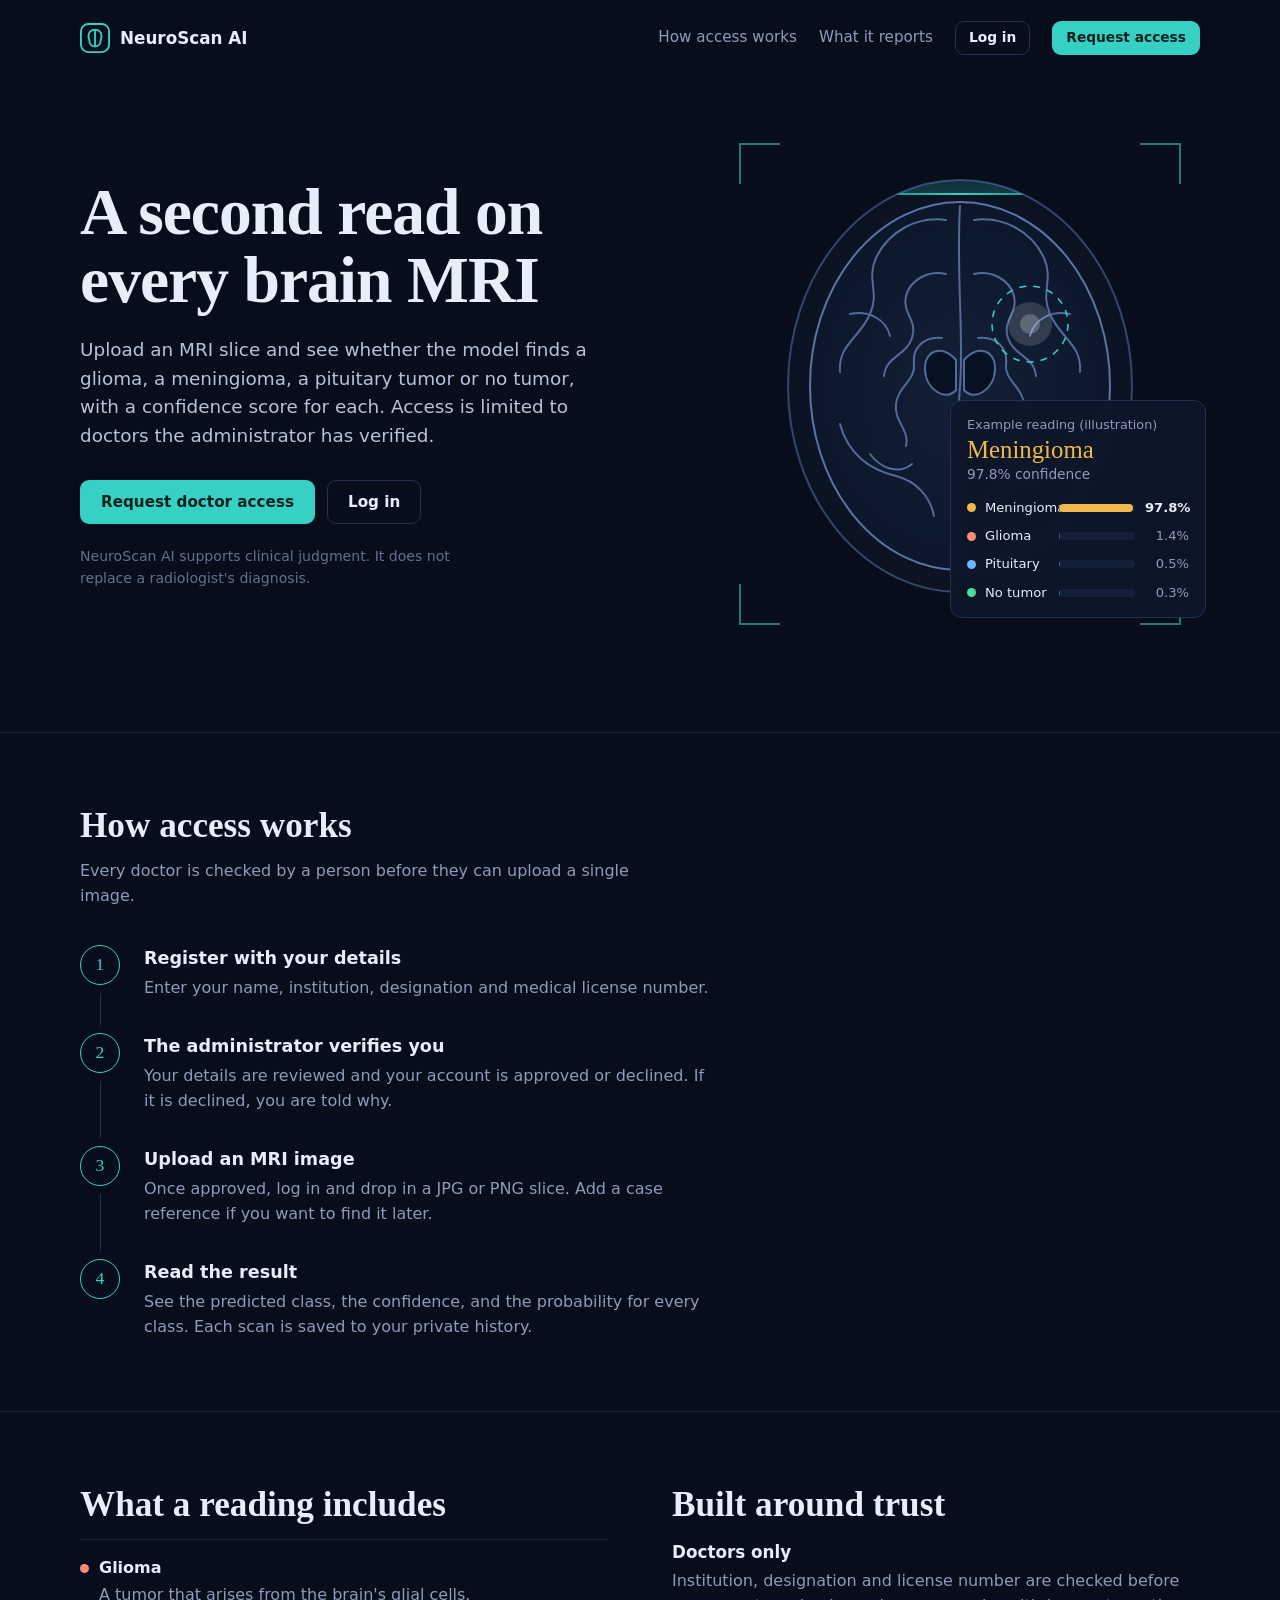
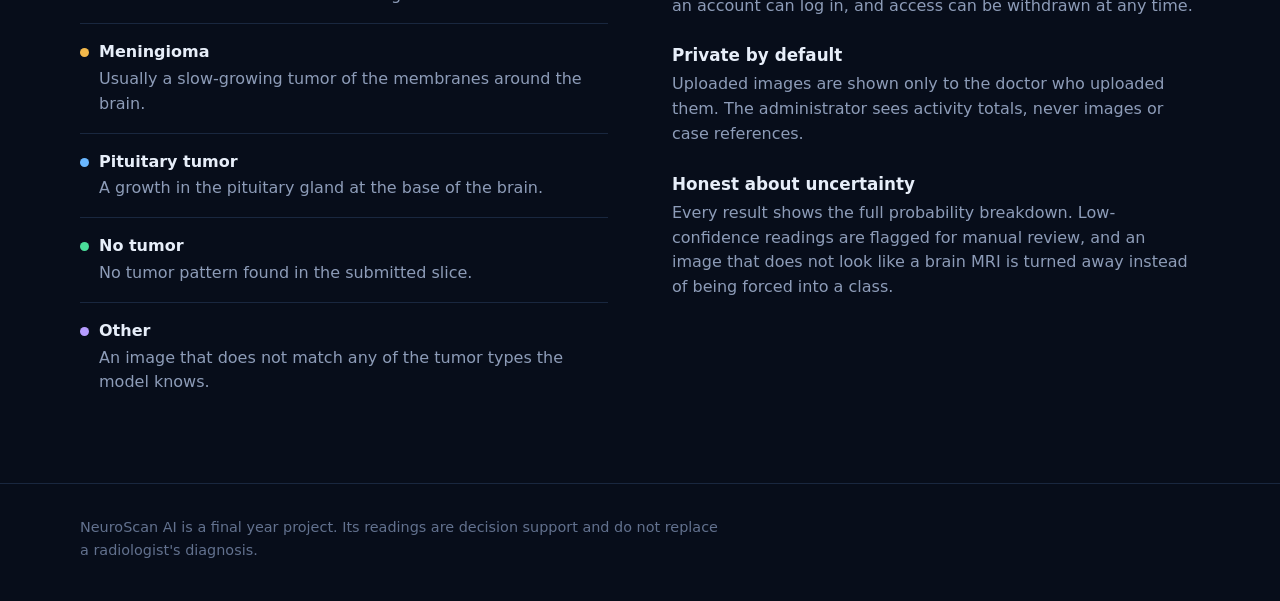
<file: templates/index.html>
<!DOCTYPE html>
<html lang="en">
<head>
  <meta charset="utf-8">
  <meta name="viewport" content="width=device-width, initial-scale=1">
  <title>NeuroScan AI: brain MRI classification for verified doctors</title>
  <meta name="description" content="Upload a brain MRI and get a tumor classification with a confidence score. Access is limited to doctors verified by the administrator.">
  <link rel="icon" href="data:image/svg+xml,%3Csvg xmlns='http://www.w3.org/2000/svg' viewBox='0 0 32 32'%3E%3Crect width='32' height='32' rx='8' fill='%2336d1c4'/%3E%3Cpath d='M16 7c-4 0-7 3-7 7 0 2 1 3 1 5 0 3 2 6 6 6s6-3 6-6c0-2 1-3 1-5 0-4-3-7-7-7z' fill='none' stroke='%2304211f' stroke-width='2'/%3E%3C/svg%3E">
  <link rel="stylesheet" href="/static/css/style.css">
</head>
<body>

  <header class="container site-nav">
    <a class="brand" href="/" aria-label="NeuroScan AI home">
      <svg class="brand-mark" viewBox="0 0 32 32" fill="none" stroke="currentColor" stroke-width="2" stroke-linecap="round" stroke-linejoin="round" aria-hidden="true">
        <rect x="1" y="1" width="30" height="30" rx="8"/>
        <path d="M16 7c-4 0-7 3-7 7 0 2 1 3 1 5 0 3 2 6 6 6s6-3 6-6c0-2 1-3 1-5 0-4-3-7-7-7z"/>
        <path d="M16 8v16"/>
      </svg>
      NeuroScan AI
    </a>
    <nav class="site-links" aria-label="Main">
      <a href="#access">How access works</a>
      <a href="#reports">What it reports</a>
      <span id="navAuth" style="display:contents">
        <a class="btn btn-ghost btn-sm" href="/login">Log in</a>
        <a class="btn btn-primary btn-sm" href="/signup">Request access</a>
      </span>
    </nav>
  </header>

  <main>
    <section class="container hero">
      <div>
        <h1>A second read on every brain MRI</h1>
        <p class="lead">Upload an MRI slice and see whether the model finds a glioma, a meningioma, a pituitary tumor or no tumor, with a confidence score for each. Access is limited to doctors the administrator has verified.</p>
        <div class="hero-actions" id="heroActions">
          <a class="btn btn-primary" href="/signup">Request doctor access</a>
          <a class="btn btn-ghost" href="/login">Log in</a>
        </div>
        <p class="fine">NeuroScan AI supports clinical judgment. It does not replace a radiologist's diagnosis.</p>
      </div>

      <div class="hero-art">
        <svg class="scan-svg" viewBox="0 0 480 520" role="img" aria-label="Illustration of an axial brain MRI slice with a highlighted region and a scan line passing over it">
          <defs>
            <clipPath id="skullClip"><ellipse cx="240" cy="262" rx="172" ry="206"/></clipPath>
            <linearGradient id="lineGrad" x1="0" y1="0" x2="1" y2="0">
              <stop offset="0" stop-color="#36d1c4" stop-opacity="0"/>
              <stop offset=".5" stop-color="#36d1c4"/>
              <stop offset="1" stop-color="#36d1c4" stop-opacity="0"/>
            </linearGradient>
            <linearGradient id="trailGrad" x1="0" y1="0" x2="0" y2="1">
              <stop offset="0" stop-color="#36d1c4" stop-opacity="0"/>
              <stop offset="1" stop-color="#36d1c4" stop-opacity=".22"/>
            </linearGradient>
            <radialGradient id="brainGlow" cx=".5" cy=".5" r=".6">
              <stop offset="0" stop-color="#4a6aa0" stop-opacity=".3"/>
              <stop offset="1" stop-color="#4a6aa0" stop-opacity="0"/>
            </radialGradient>
          </defs>

          <!-- viewer frame -->
          <path d="M20 60V20H60M420 20H460V60M460 460V500H420M60 500H20V460" fill="none" stroke="#36d1c4" stroke-opacity=".55" stroke-width="2"/>

          <!-- skull and brain -->
          <ellipse cx="240" cy="262" rx="172" ry="206" fill="url(#brainGlow)" stroke="#33466a" stroke-width="2"/>
          <ellipse cx="240" cy="262" rx="150" ry="184" fill="#0c1a30" fill-opacity=".6" stroke="#5a74a3" stroke-width="2"/>

          <g fill="none" stroke="#5a74a3" stroke-width="2" stroke-linecap="round" opacity=".9">
            <path d="M240 82C236 150 244 210 240 262S236 380 240 440"/>
            <g id="hemisphere">
              <path d="M226 96C196 92 168 108 156 134C146 156 160 168 150 190C140 214 118 220 120 248"/>
              <path d="M226 150C208 146 190 156 186 172C182 190 198 196 192 214C186 232 166 232 164 252"/>
              <path d="M222 214C204 212 192 224 194 240C196 256 178 262 176 280C174 298 190 306 186 322"/>
              <path d="M120 300C128 330 150 346 176 352C196 357 210 372 214 392"/>
              <path d="M150 330C162 346 180 350 192 340"/>
              <path d="M130 190C150 186 166 196 170 212"/>
              <path d="M236 236C222 220 204 226 205 246C206 266 226 278 236 266Z" fill="#05101f"/>
            </g>
            <use href="#hemisphere" transform="translate(480 0) scale(-1 1)"/>
          </g>

          <!-- the region of interest -->
          <circle cx="310" cy="200" r="22" fill="#e7eef9" fill-opacity=".16"/>
          <circle cx="310" cy="200" r="10" fill="#e7eef9" fill-opacity=".24"/>
          <circle class="ring" cx="310" cy="200" r="38" fill="none" stroke="#36d1c4" stroke-width="1.5" stroke-dasharray="7 7"/>

          <!-- scan line -->
          <g clip-path="url(#skullClip)">
            <g class="scan-line">
              <rect x="60" y="30" width="360" height="40" fill="url(#trailGrad)"/>
              <rect x="60" y="69" width="360" height="2" fill="url(#lineGrad)"/>
            </g>
          </g>
        </svg>

        <div class="readout c-meningioma" aria-hidden="true">
          <div class="readout-title">Example reading (illustration)</div>
          <div class="readout-class">Meningioma</div>
          <div class="readout-conf">97.8% confidence</div>
          <div class="dist">
            <div class="dist-row c-meningioma is-top"><div class="dist-label"><i></i>Meningioma</div><div class="dist-track"><div class="dist-fill" style="--w:97.8%"></div></div><div class="dist-value">97.8%</div></div>
            <div class="dist-row c-glioma"><div class="dist-label"><i></i>Glioma</div><div class="dist-track"><div class="dist-fill" style="--w:1.4%"></div></div><div class="dist-value">1.4%</div></div>
            <div class="dist-row c-pituitary"><div class="dist-label"><i></i>Pituitary</div><div class="dist-track"><div class="dist-fill" style="--w:0.5%"></div></div><div class="dist-value">0.5%</div></div>
            <div class="dist-row c-notumor"><div class="dist-label"><i></i>No tumor</div><div class="dist-track"><div class="dist-fill" style="--w:0.3%"></div></div><div class="dist-value">0.3%</div></div>
          </div>
        </div>
      </div>
    </section>

    <section class="band" id="access">
      <div class="container">
        <div class="band-head">
          <h2>How access works</h2>
          <p>Every doctor is checked by a person before they can upload a single image.</p>
        </div>
        <ol class="steps">
          <li>
            <h3>Register with your details</h3>
            <p>Enter your name, institution, designation and medical license number.</p>
          </li>
          <li>
            <h3>The administrator verifies you</h3>
            <p>Your details are reviewed and your account is approved or declined. If it is declined, you are told why.</p>
          </li>
          <li>
            <h3>Upload an MRI image</h3>
            <p>Once approved, log in and drop in a JPG or PNG slice. Add a case reference if you want to find it later.</p>
          </li>
          <li>
            <h3>Read the result</h3>
            <p>See the predicted class, the confidence, and the probability for every class. Each scan is saved to your private history.</p>
          </li>
        </ol>
      </div>
    </section>

    <section class="band" id="reports">
      <div class="container reports">
        <div>
          <h2>What a reading includes</h2>
          <dl class="report-list">
            <div class="c-glioma">
              <dt><i></i>Glioma</dt>
              <dd>A tumor that arises from the brain's glial cells.</dd>
            </div>
            <div class="c-meningioma">
              <dt><i></i>Meningioma</dt>
              <dd>Usually a slow-growing tumor of the membranes around the brain.</dd>
            </div>
            <div class="c-pituitary">
              <dt><i></i>Pituitary tumor</dt>
              <dd>A growth in the pituitary gland at the base of the brain.</dd>
            </div>
            <div class="c-notumor">
              <dt><i></i>No tumor</dt>
              <dd>No tumor pattern found in the submitted slice.</dd>
            </div>
            <div class="c-other">
              <dt><i></i>Other</dt>
              <dd>An image that does not match any of the tumor types the model knows.</dd>
            </div>
          </dl>
        </div>

        <div class="safeguards">
          <h2>Built around trust</h2>
          <h3>Doctors only</h3>
          <p>Institution, designation and license number are checked before an account can log in, and access can be withdrawn at any time.</p>
          <h3>Private by default</h3>
          <p>Uploaded images are shown only to the doctor who uploaded them. The administrator sees activity totals, never images or case references.</p>
          <h3>Honest about uncertainty</h3>
          <p>Every result shows the full probability breakdown. Low-confidence readings are flagged for manual review, and an image that does not look like a brain MRI is turned away instead of being forced into a class.</p>
        </div>
      </div>
    </section>
  </main>

  <footer class="site-footer">
    <div class="container">
      <p>NeuroScan AI is a final year project. Its readings are decision support and do not replace a radiologist's diagnosis.</p>
    </div>
  </footer>

  <script src="/static/js/app.js"></script>
  <script>
    // If the visitor is already logged in, offer the dashboard instead of login/signup.
    (function () {
      if (!NS.isLoggedIn()) return;
      var href = NS.homeFor(NS.getUser());
      document.getElementById('navAuth').innerHTML = '<a class="btn btn-primary btn-sm" href="' + href + '">Open dashboard</a>';
      document.getElementById('heroActions').innerHTML = '<a class="btn btn-primary" href="' + href + '">Open dashboard</a>';
    })();
  </script>
</body>
</html>
</file>
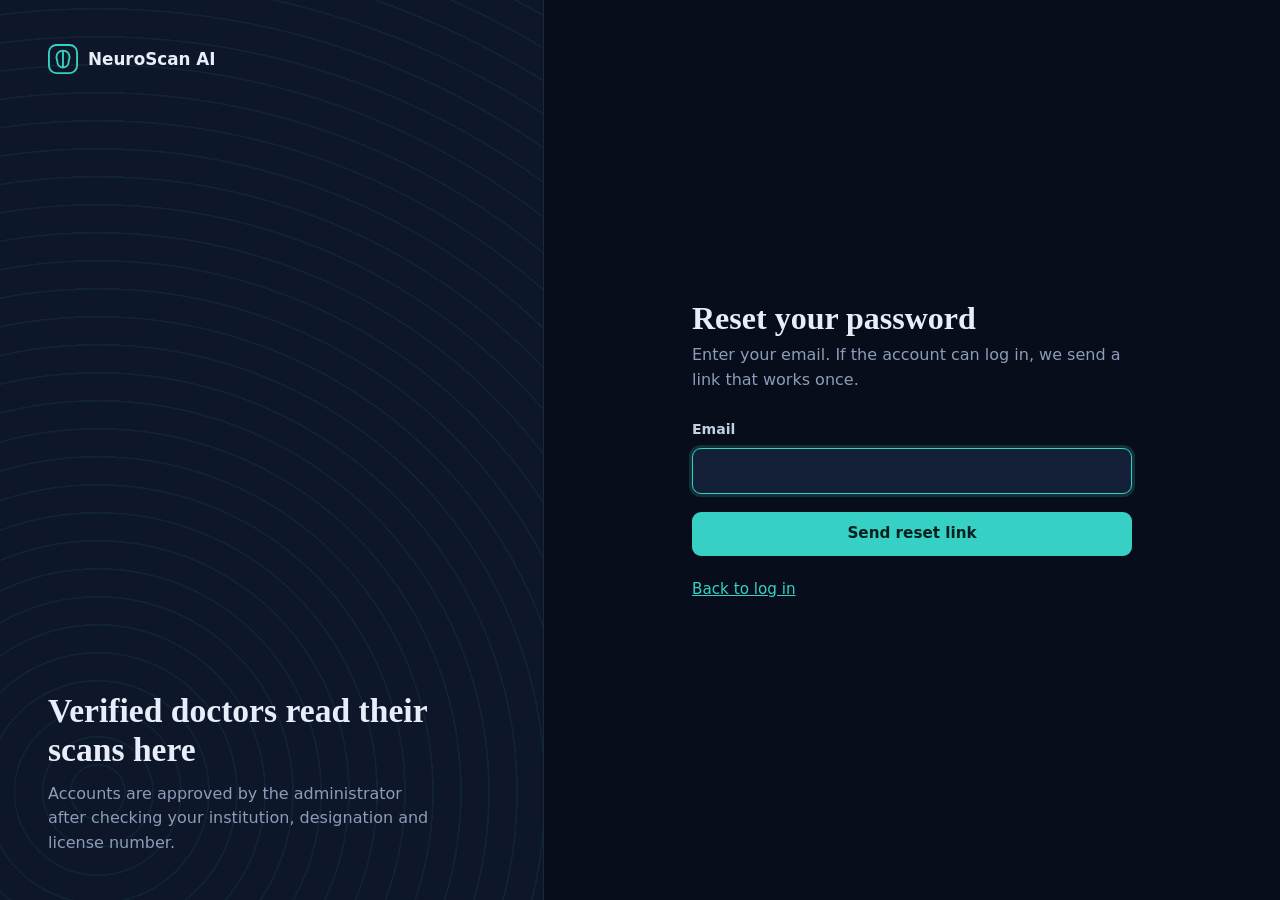
<file: templates/forgot_password.html>
<!DOCTYPE html>
<html lang="en">
<head>
  <meta charset="utf-8">
  <meta name="viewport" content="width=device-width, initial-scale=1">
  <title>Forgot password – NeuroScan AI</title>
  <link rel="icon" href="data:image/svg+xml,%3Csvg xmlns='http://www.w3.org/2000/svg' viewBox='0 0 32 32'%3E%3Crect width='32' height='32' rx='8' fill='%2336d1c4'/%3E%3Cpath d='M16 7c-4 0-7 3-7 7 0 2 1 3 1 5 0 3 2 6 6 6s6-3 6-6c0-2 1-3 1-5 0-4-3-7-7-7z' fill='none' stroke='%2304211f' stroke-width='2'/%3E%3C/svg%3E">
  <link rel="stylesheet" href="/static/css/style.css">
</head>
<body>
  <div class="auth">
    <aside class="auth-aside">
      <a class="brand" href="/">
        <svg class="brand-mark" viewBox="0 0 32 32" fill="none" stroke="currentColor" stroke-width="2" stroke-linecap="round" stroke-linejoin="round" aria-hidden="true">
          <rect x="1" y="1" width="30" height="30" rx="8"/>
          <path d="M16 7c-4 0-7 3-7 7 0 2 1 3 1 5 0 3 2 6 6 6s6-3 6-6c0-2 1-3 1-5 0-4-3-7-7-7z"/>
          <path d="M16 8v16"/>
        </svg>
        NeuroScan AI
      </a>
      <div>
        <h2>Verified doctors read their scans here</h2>
        <p>Accounts are approved by the administrator after checking your institution, designation and license number.</p>
      </div>
    </aside>

    <main class="auth-main">
      <div class="auth-card">
        <a class="brand auth-mobile-brand" href="/">NeuroScan AI</a>
        <h1 class="auth-title">Reset your password</h1>
        <p class="auth-sub">Enter your email. If the account can log in, we send a link that works once.</p>
        <div id="formAlert" role="alert" hidden></div>
        <form id="forgotForm" novalidate>
          <div class="field">
            <label for="email">Email</label>
            <input class="input" id="email" type="email" autocomplete="username" required autofocus>
          </div>
          <button class="btn btn-primary btn-block" id="submitBtn" type="submit">Send reset link</button>
        </form>
        <p class="auth-foot"><a href="/login">Back to log in</a></p>
      </div>
    </main>
  </div>

  <script src="/static/js/app.js"></script>
  <script>
    (function () {
      var form = document.getElementById('forgotForm');
      var alertBox = document.getElementById('formAlert');
      var button = document.getElementById('submitBtn');
      form.addEventListener('submit', async function (event) {
        event.preventDefault();
        NS.hideAlert(alertBox);
        var email = document.getElementById('email').value.trim();
        if (!email) { NS.showAlert(alertBox, 'Enter your email.', 'error'); return; }
        NS.setLoading(button, true, 'Sending…');
        try {
          var data = await NS.api('/api/auth/forgot-password', { method: 'POST', json: { email: email }, auth: false });
          NS.showAlert(alertBox, data.message, 'success');
          form.hidden = true;
        } catch (err) {
          NS.showAlert(alertBox, err.message, 'error');
          NS.setLoading(button, false);
        }
      });
    })();
  </script>
</body>
</html>
</file>
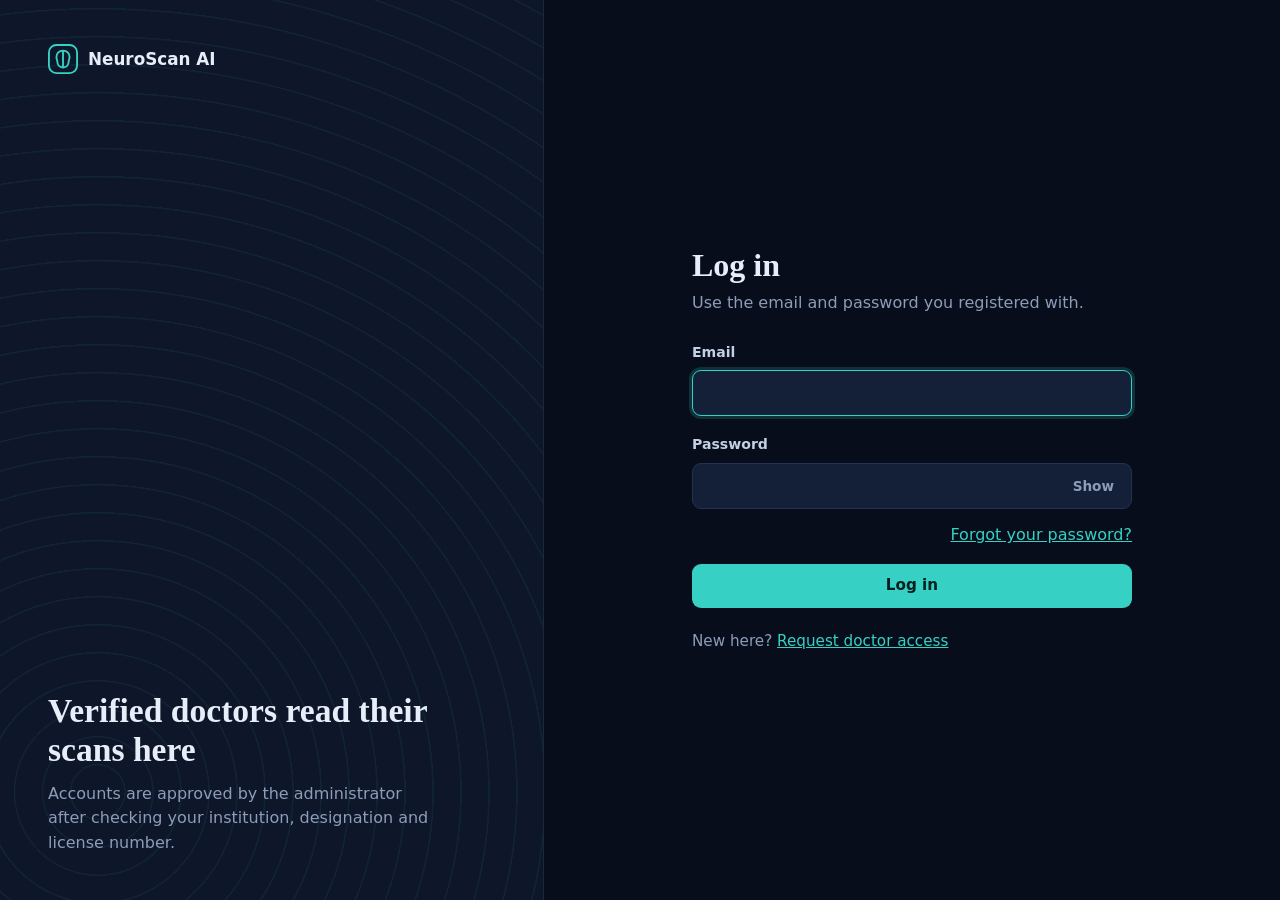
<file: templates/login.html>
<!DOCTYPE html>
<html lang="en">
<head>
  <meta charset="utf-8">
  <meta name="viewport" content="width=device-width, initial-scale=1">
  <title>Log in – NeuroScan AI</title>
  <link rel="icon" href="data:image/svg+xml,%3Csvg xmlns='http://www.w3.org/2000/svg' viewBox='0 0 32 32'%3E%3Crect width='32' height='32' rx='8' fill='%2336d1c4'/%3E%3Cpath d='M16 7c-4 0-7 3-7 7 0 2 1 3 1 5 0 3 2 6 6 6s6-3 6-6c0-2 1-3 1-5 0-4-3-7-7-7z' fill='none' stroke='%2304211f' stroke-width='2'/%3E%3C/svg%3E">
  <link rel="stylesheet" href="/static/css/style.css">
</head>
<body>
  <div class="auth">
    <aside class="auth-aside">
      <a class="brand" href="/">
        <svg class="brand-mark" viewBox="0 0 32 32" fill="none" stroke="currentColor" stroke-width="2" stroke-linecap="round" stroke-linejoin="round" aria-hidden="true">
          <rect x="1" y="1" width="30" height="30" rx="8"/>
          <path d="M16 7c-4 0-7 3-7 7 0 2 1 3 1 5 0 3 2 6 6 6s6-3 6-6c0-2 1-3 1-5 0-4-3-7-7-7z"/>
          <path d="M16 8v16"/>
        </svg>
        NeuroScan AI
      </a>
      <div>
        <h2>Verified doctors read their scans here</h2>
        <p>Accounts are approved by the administrator after checking your institution, designation and license number.</p>
      </div>
    </aside>

    <main class="auth-main">
      <div class="auth-card">
        <a class="brand auth-mobile-brand" href="/">NeuroScan AI</a>
        <h1 class="auth-title">Log in</h1>
        <p class="auth-sub">Use the email and password you registered with.</p>

        <div id="formAlert" role="alert" hidden></div>

        <form id="loginForm" novalidate>
          <div class="field">
            <label for="email">Email</label>
            <input class="input" id="email" name="email" type="email" autocomplete="username" required autofocus>
          </div>
          <div class="field">
            <label for="password">Password</label>
            <div class="input-wrap">
              <input class="input" id="password" name="password" type="password" autocomplete="current-password" required>
              <button class="toggle" type="button" data-toggle-password aria-pressed="false">Show</button>
            </div>
          </div>
          <p class="auth-sub" style="margin:-4px 0 16px;text-align:right"><a href="/forgot-password">Forgot your password?</a></p>
          <button class="btn btn-primary btn-block" id="submitBtn" type="submit">Log in</button>
        </form>

        <p class="auth-foot">New here? <a href="/signup">Request doctor access</a></p>
      </div>
    </main>
  </div>

  <script src="/static/js/app.js"></script>
  <script>
    (function () {
      NS.redirectIfLoggedIn();

      var form = document.getElementById('loginForm');
      var alertBox = document.getElementById('formAlert');
      var button = document.getElementById('submitBtn');
      var params = new URLSearchParams(location.search);

      if (params.get('reset')) {
        NS.showAlert(alertBox, 'Your password was changed. Log in with the new one.', 'success');
      }
      if (params.get('expired')) {
        NS.showAlert(alertBox, 'Your session has ended. Please log in again.', 'info');
      }

      form.addEventListener('submit', async function (event) {
        event.preventDefault();
        NS.hideAlert(alertBox);

        var email = document.getElementById('email').value.trim();
        var password = document.getElementById('password').value;
        if (!email || !password) {
          NS.showAlert(alertBox, 'Enter your email and password.', 'error');
          return;
        }

        NS.setLoading(button, true, 'Logging in…');
        try {
          var data = await NS.api('/api/auth/login', {
            method: 'POST',
            json: { email: email, password: password },
            auth: false
          });
          NS.saveSession(data);
          location.replace(data.role === 'admin' ? '/admin' : '/doctor');
        } catch (err) {
          // 403 means the password was right but the account is not approved yet.
          NS.showAlert(alertBox, err.message, err.status === 403 ? 'warn' : 'error');
          NS.setLoading(button, false);
        }
      });
    })();
  </script>
</body>
</html>
</file>
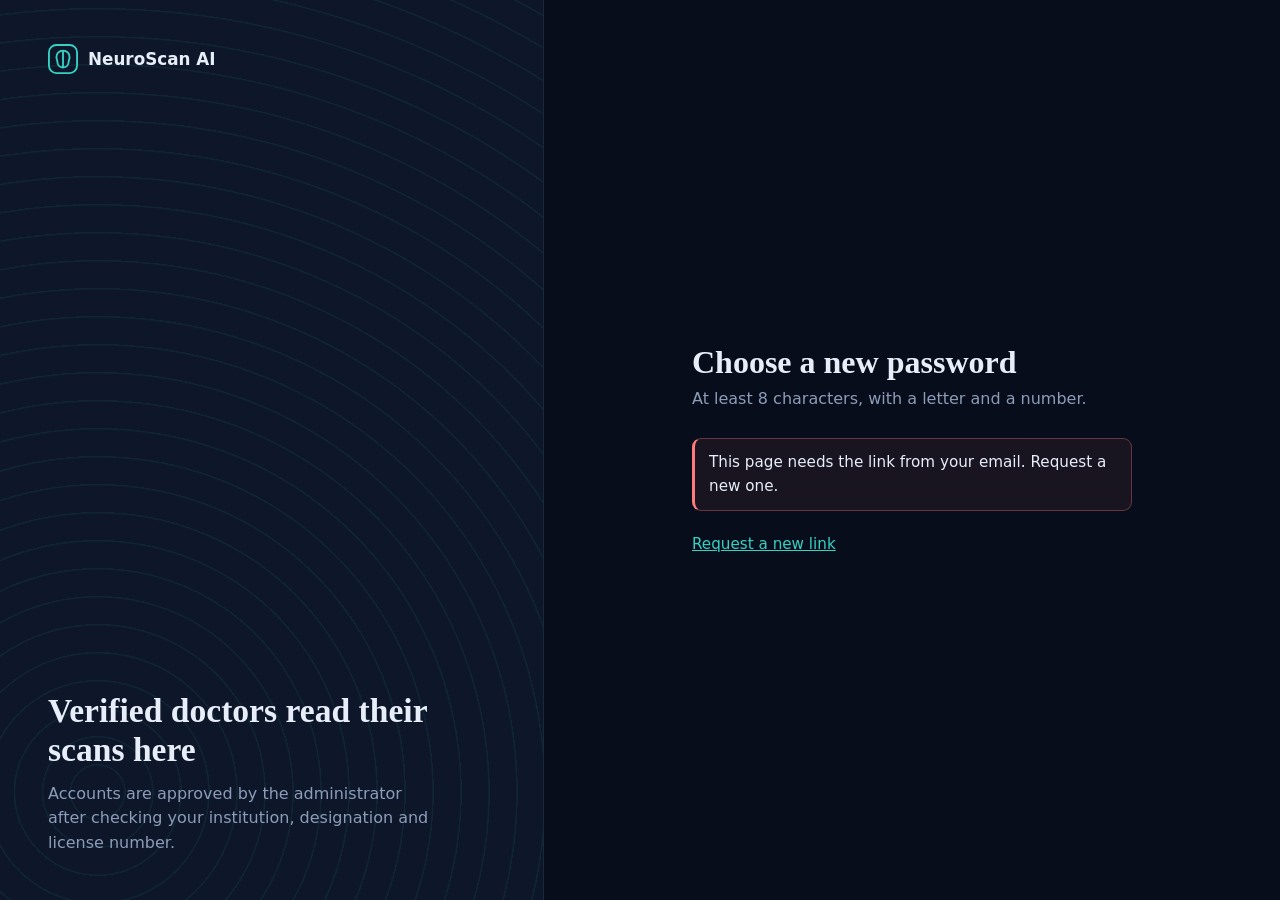
<file: templates/reset_password.html>
<!DOCTYPE html>
<html lang="en">
<head>
  <meta charset="utf-8">
  <meta name="viewport" content="width=device-width, initial-scale=1">
  <title>New password – NeuroScan AI</title>
  <link rel="icon" href="data:image/svg+xml,%3Csvg xmlns='http://www.w3.org/2000/svg' viewBox='0 0 32 32'%3E%3Crect width='32' height='32' rx='8' fill='%2336d1c4'/%3E%3Cpath d='M16 7c-4 0-7 3-7 7 0 2 1 3 1 5 0 3 2 6 6 6s6-3 6-6c0-2 1-3 1-5 0-4-3-7-7-7z' fill='none' stroke='%2304211f' stroke-width='2'/%3E%3C/svg%3E">
  <link rel="stylesheet" href="/static/css/style.css">
</head>
<body>
  <div class="auth">
    <aside class="auth-aside">
      <a class="brand" href="/">
        <svg class="brand-mark" viewBox="0 0 32 32" fill="none" stroke="currentColor" stroke-width="2" stroke-linecap="round" stroke-linejoin="round" aria-hidden="true">
          <rect x="1" y="1" width="30" height="30" rx="8"/>
          <path d="M16 7c-4 0-7 3-7 7 0 2 1 3 1 5 0 3 2 6 6 6s6-3 6-6c0-2 1-3 1-5 0-4-3-7-7-7z"/>
          <path d="M16 8v16"/>
        </svg>
        NeuroScan AI
      </a>
      <div>
        <h2>Verified doctors read their scans here</h2>
        <p>Accounts are approved by the administrator after checking your institution, designation and license number.</p>
      </div>
    </aside>

    <main class="auth-main">
      <div class="auth-card">
        <a class="brand auth-mobile-brand" href="/">NeuroScan AI</a>
        <h1 class="auth-title">Choose a new password</h1>
        <p class="auth-sub">At least 8 characters, with a letter and a number.</p>
        <div id="formAlert" role="alert" hidden></div>
        <form id="resetForm" novalidate>
          <div class="field">
            <label for="password">New password</label>
            <div class="input-wrap">
              <input class="input" id="password" type="password" autocomplete="new-password" required autofocus>
              <button class="toggle" type="button" data-toggle-password aria-pressed="false">Show</button>
            </div>
          </div>
          <div class="field">
            <label for="confirm">Repeat the password</label>
            <input class="input" id="confirm" type="password" autocomplete="new-password" required>
          </div>
          <button class="btn btn-primary btn-block" id="submitBtn" type="submit">Change password</button>
        </form>
        <p class="auth-foot"><a href="/forgot-password">Request a new link</a></p>
      </div>
    </main>
  </div>

  <script src="/static/js/app.js"></script>
  <script>
    (function () {
      var token = new URLSearchParams(location.search).get('token') || '';
      var form = document.getElementById('resetForm');
      var alertBox = document.getElementById('formAlert');
      var button = document.getElementById('submitBtn');
      if (!token) {
        NS.showAlert(alertBox, 'This page needs the link from your email. Request a new one.', 'error');
        form.hidden = true;
      }
      form.addEventListener('submit', async function (event) {
        event.preventDefault();
        NS.hideAlert(alertBox);
        var pw = document.getElementById('password').value;
        if (pw !== document.getElementById('confirm').value) {
          NS.showAlert(alertBox, 'The two passwords do not match.', 'error'); return;
        }
        NS.setLoading(button, true, 'Saving…');
        try {
          await NS.api('/api/auth/reset-password', { method: 'POST', json: { token: token, password: pw }, auth: false });
          NS.clearSession && NS.clearSession();
          location.replace('/login?reset=1');
        } catch (err) {
          NS.showAlert(alertBox, err.message, 'error');
          NS.setLoading(button, false);
        }
      });
    })();
  </script>
</body>
</html>
</file>
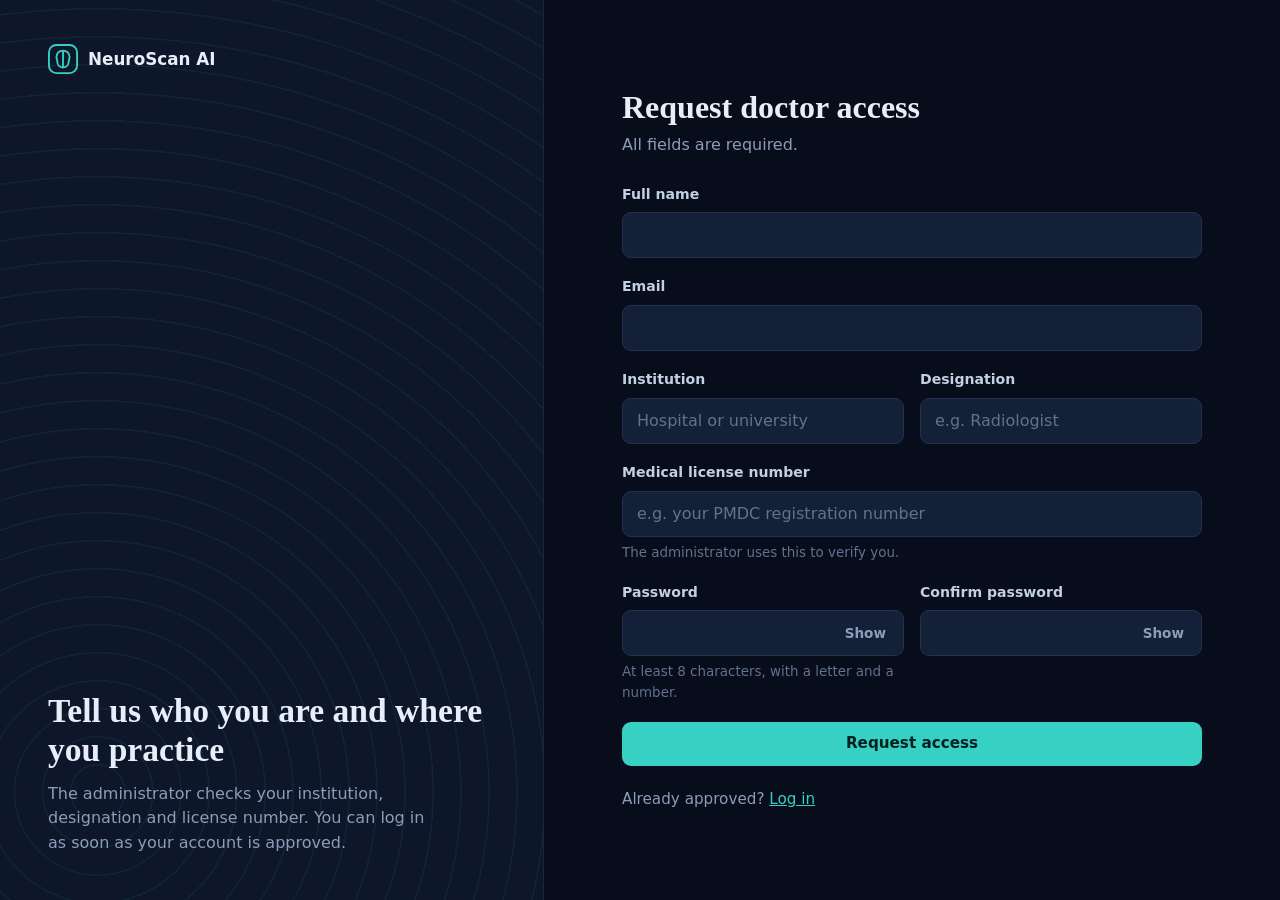
<file: templates/signup.html>
<!DOCTYPE html>
<html lang="en">
<head>
  <meta charset="utf-8">
  <meta name="viewport" content="width=device-width, initial-scale=1">
  <title>Request doctor access – NeuroScan AI</title>
  <link rel="icon" href="data:image/svg+xml,%3Csvg xmlns='http://www.w3.org/2000/svg' viewBox='0 0 32 32'%3E%3Crect width='32' height='32' rx='8' fill='%2336d1c4'/%3E%3Cpath d='M16 7c-4 0-7 3-7 7 0 2 1 3 1 5 0 3 2 6 6 6s6-3 6-6c0-2 1-3 1-5 0-4-3-7-7-7z' fill='none' stroke='%2304211f' stroke-width='2'/%3E%3C/svg%3E">
  <link rel="stylesheet" href="/static/css/style.css">
</head>
<body>
  <div class="auth">
    <aside class="auth-aside">
      <a class="brand" href="/">
        <svg class="brand-mark" viewBox="0 0 32 32" fill="none" stroke="currentColor" stroke-width="2" stroke-linecap="round" stroke-linejoin="round" aria-hidden="true">
          <rect x="1" y="1" width="30" height="30" rx="8"/>
          <path d="M16 7c-4 0-7 3-7 7 0 2 1 3 1 5 0 3 2 6 6 6s6-3 6-6c0-2 1-3 1-5 0-4-3-7-7-7z"/>
          <path d="M16 8v16"/>
        </svg>
        NeuroScan AI
      </a>
      <div>
        <h2>Tell us who you are and where you practice</h2>
        <p>The administrator checks your institution, designation and license number. You can log in as soon as your account is approved.</p>
      </div>
    </aside>

    <main class="auth-main">
      <div class="auth-card wide">
        <a class="brand auth-mobile-brand" href="/">NeuroScan AI</a>

        <!-- Registration form -->
        <div id="formView">
          <h1 class="auth-title">Request doctor access</h1>
          <p class="auth-sub">All fields are required.</p>

          <div id="formAlert" role="alert" hidden></div>

          <form id="signupForm" novalidate>
            <div class="form-grid">
              <div class="field span-2">
                <label for="full_name">Full name</label>
                <input class="input" id="full_name" name="full_name" type="text" autocomplete="name" maxlength="120" required>
                <p class="field-error" data-error-for="full_name" hidden></p>
              </div>

              <div class="field span-2">
                <label for="email">Email</label>
                <input class="input" id="email" name="email" type="email" autocomplete="email" maxlength="255" required>
                <p class="field-error" data-error-for="email" hidden></p>
              </div>

              <div class="field">
                <label for="institution">Institution</label>
                <input class="input" id="institution" name="institution" type="text" maxlength="200" placeholder="Hospital or university" required>
                <p class="field-error" data-error-for="institution" hidden></p>
              </div>

              <div class="field">
                <label for="designation">Designation</label>
                <input class="input" id="designation" name="designation" type="text" maxlength="120" list="designations" placeholder="e.g. Radiologist" required>
                <datalist id="designations">
                  <option value="Radiologist">
                  <option value="Neurologist">
                  <option value="Neurosurgeon">
                  <option value="Oncologist">
                  <option value="Consultant">
                  <option value="Resident doctor">
                  <option value="Medical officer">
                </datalist>
                <p class="field-error" data-error-for="designation" hidden></p>
              </div>

              <div class="field span-2">
                <label for="license_number">Medical license number</label>
                <input class="input" id="license_number" name="license_number" type="text" maxlength="80" placeholder="e.g. your PMDC registration number" required>
                <p class="hint">The administrator uses this to verify you.</p>
                <p class="field-error" data-error-for="license_number" hidden></p>
              </div>

              <div class="field">
                <label for="password">Password</label>
                <div class="input-wrap">
                  <input class="input" id="password" name="password" type="password" autocomplete="new-password" maxlength="64" required>
                  <button class="toggle" type="button" data-toggle-password aria-pressed="false">Show</button>
                </div>
                <p class="hint">At least 8 characters, with a letter and a number.</p>
                <p class="field-error" data-error-for="password" hidden></p>
              </div>

              <div class="field">
                <label for="confirm">Confirm password</label>
                <div class="input-wrap">
                  <input class="input" id="confirm" name="confirm" type="password" autocomplete="new-password" maxlength="64" required>
                  <button class="toggle" type="button" data-toggle-password aria-pressed="false">Show</button>
                </div>
                <p class="field-error" data-error-for="confirm" hidden></p>
              </div>
            </div>

            <button class="btn btn-primary btn-block" id="submitBtn" type="submit">Request access</button>
          </form>

          <p class="auth-foot">Already approved? <a href="/login">Log in</a></p>
        </div>

        <!-- Shown after a successful signup -->
        <div id="successView" hidden>
          <div class="success-mark" aria-hidden="true">
            <svg viewBox="0 0 24 24" fill="none" stroke="currentColor" stroke-width="2.4" stroke-linecap="round" stroke-linejoin="round"><path d="M5 12.5l4.5 4.5L19 7.5"/></svg>
          </div>
          <h1 class="auth-title">Registration received</h1>
          <p class="auth-sub">The administrator will check your institution, designation and license number. Until then you cannot log in. Come back to the login page once you have been approved.</p>
          <a class="btn btn-primary" href="/login">Go to log in</a>
        </div>
      </div>
    </main>
  </div>

  <script src="/static/js/app.js"></script>
  <script>
    (function () {
      NS.redirectIfLoggedIn();

      var form = document.getElementById('signupForm');
      var alertBox = document.getElementById('formAlert');
      var button = document.getElementById('submitBtn');

      function setError(name, message) {
        var input = document.getElementById(name);
        var note = document.querySelector('[data-error-for="' + name + '"]');
        if (message) {
          note.textContent = message;
          note.hidden = false;
          input.setAttribute('aria-invalid', 'true');
        } else {
          note.hidden = true;
          input.removeAttribute('aria-invalid');
        }
      }

      function value(name) { return document.getElementById(name).value.trim(); }

      // Same rules as the server, so people see the problem before sending anything.
      function validate() {
        var problems = {};
        if (value('full_name').length < 3) problems.full_name = 'Enter your full name.';
        if (!/^[^\s@]+@[^\s@]+\.[^\s@]+$/.test(value('email'))) problems.email = 'Enter a valid email address.';
        if (value('institution').length < 2) problems.institution = 'Enter your hospital or university.';
        if (value('designation').length < 2) problems.designation = 'Enter your designation.';
        if (value('license_number').length < 3) problems.license_number = 'Enter your medical license number.';

        var password = document.getElementById('password').value;
        if (password.length < 8) problems.password = 'Use at least 8 characters.';
        else if (!/[A-Za-z]/.test(password) || !/\d/.test(password)) problems.password = 'Include at least one letter and one number.';
        if (document.getElementById('confirm').value !== password) problems.confirm = 'The passwords do not match.';

        ['full_name', 'email', 'institution', 'designation', 'license_number', 'password', 'confirm']
          .forEach(function (name) { setError(name, problems[name]); });

        var first = Object.keys(problems)[0];
        if (first) document.getElementById(first).focus();
        return Object.keys(problems).length === 0;
      }

      form.addEventListener('submit', async function (event) {
        event.preventDefault();
        NS.hideAlert(alertBox);
        if (!validate()) return;

        NS.setLoading(button, true, 'Sending…');
        try {
          await NS.api('/api/auth/signup', {
            method: 'POST',
            auth: false,
            json: {
              full_name: value('full_name'),
              email: value('email'),
              institution: value('institution'),
              designation: value('designation'),
              license_number: value('license_number'),
              password: document.getElementById('password').value
            }
          });
          document.getElementById('formView').hidden = true;
          document.getElementById('successView').hidden = false;
          window.scrollTo(0, 0);
        } catch (err) {
          NS.showAlert(alertBox, err.message, 'error');
          NS.setLoading(button, false);
        }
      });
    })();
  </script>
</body>
</html>
</file>
<file: static/css/style.css>
/* ==========================================================================
   NeuroScan AI design system
   Idea: a radiology reading room. Dark, quiet surfaces so the scan and the
   result are the brightest things on screen. One signal teal for actions,
   amber only for "look closer", and a serif voice for headings.
   ========================================================================== */

:root {
  --ink: #070d1a;
  --panel: #0d1729;
  --film: #132038;
  --film-hi: #1a2b4a;
  --line: #22324f;
  --line-soft: #19273f;

  --text: #e7eef9;
  --muted: #8d9cb8;
  --faint: #62718e;

  --signal: #36d1c4;
  --signal-ink: #04211f;
  --amber: #f2b84b;
  --danger: #ff7a7a;
  --ok: #4ade9a;
  --sky: #6ab7ff;

  --serif: "Iowan Old Style", "Palatino Linotype", Palatino, "Book Antiqua", Georgia, serif;
  --sans: system-ui, -apple-system, "Segoe UI", Roboto, "Helvetica Neue", Arial, sans-serif;

  --r-panel: 14px;
  --r-ctl: 9px;
}

/* ---------- base ---------- */
*, *::before, *::after { box-sizing: border-box; }
html { color-scheme: dark; -webkit-text-size-adjust: 100%; }
body {
  margin: 0;
  background: var(--ink);
  color: var(--text);
  font-family: var(--sans);
  font-size: 16px;
  line-height: 1.55;
  -webkit-font-smoothing: antialiased;
}
body.modal-open { overflow: hidden; }
[hidden] { display: none !important; }
img { max-width: 100%; }
a { color: var(--signal); }
a:hover { text-decoration: underline; }
h1, h2, h3, p { margin-top: 0; }
:focus-visible { outline: 2px solid var(--signal); outline-offset: 2px; }

.container { width: min(1120px, 100% - 48px); margin-inline: auto; }
.muted { color: var(--muted); }
.nowrap { white-space: nowrap; }
.sr-only {
  position: absolute; width: 1px; height: 1px; margin: -1px; padding: 0;
  overflow: hidden; clip: rect(0 0 0 0); white-space: nowrap; border: 0;
}

/* ---------- class colors (used by chips, bars, result headline) ---------- */
.c-glioma     { --c: #ff8a7a; }
.c-meningioma { --c: #f2b84b; }
.c-pituitary  { --c: #6ab7ff; }
.c-notumor    { --c: #4ade9a; }
.c-other      { --c: #b69cff; }

/* ---------- buttons ---------- */
.btn {
  display: inline-flex; align-items: center; justify-content: center; gap: 10px;
  height: 44px; padding: 0 20px;
  border: 1px solid transparent; border-radius: var(--r-ctl);
  font: inherit; font-weight: 600; font-size: .95rem; line-height: 1;
  text-decoration: none; cursor: pointer;
  transition: background-color .15s, border-color .15s, filter .15s, transform .08s;
}
.btn:hover { text-decoration: none; }
.btn:active:not([disabled]) { transform: translateY(1px); }
.btn[disabled] { opacity: .5; cursor: not-allowed; }
.btn-sm { height: 34px; padding: 0 13px; font-size: .86rem; }
.btn-block { width: 100%; }

.btn-primary { background: var(--signal); color: var(--signal-ink); }
.btn-primary:hover:not([disabled]) { filter: brightness(1.08); }

.btn-ghost { background: transparent; color: var(--text); border-color: var(--line); }
.btn-ghost:hover:not([disabled]) { background: var(--film); border-color: #2f456b; }

.btn-ok { background: rgba(74, 222, 154, .12); color: var(--ok); border-color: rgba(74, 222, 154, .38); }
.btn-ok:hover:not([disabled]) { background: rgba(74, 222, 154, .2); }

.btn-danger { background: transparent; color: var(--danger); border-color: rgba(255, 122, 122, .4); }
.btn-danger:hover:not([disabled]) { background: rgba(255, 122, 122, .12); }

.spinner {
  display: inline-block; width: 16px; height: 16px; flex: none;
  border: 2px solid currentColor; border-right-color: transparent; border-radius: 50%;
  animation: spin .7s linear infinite;
}
.spinner.big { width: 34px; height: 34px; border-width: 3px; color: var(--signal); }
@keyframes spin { to { transform: rotate(360deg); } }

/* ---------- forms ---------- */
.field { margin-bottom: 18px; }
label { display: block; margin-bottom: 7px; font-size: .88rem; font-weight: 600; color: #c3cfe3; }
.optional { font-weight: 400; color: var(--faint); }

.input {
  width: 100%; height: 46px; padding: 0 14px;
  background: var(--film); color: var(--text);
  border: 1px solid var(--line); border-radius: var(--r-ctl);
  font: inherit;
  transition: border-color .15s, box-shadow .15s;
}
.input::placeholder { color: var(--faint); }
.input:focus { outline: none; border-color: var(--signal); box-shadow: 0 0 0 3px rgba(54, 209, 196, .18); }
.input[aria-invalid="true"] { border-color: var(--danger); }
.textarea { height: auto; padding: 12px 14px; resize: vertical; line-height: 1.5; }
select.input { cursor: pointer; }

.input-wrap { position: relative; }
.input-wrap .input { padding-right: 76px; }
.toggle {
  position: absolute; right: 6px; top: 6px; height: 34px; padding: 0 12px;
  background: transparent; border: 0; border-radius: 7px;
  color: var(--muted); font: inherit; font-size: .85rem; font-weight: 600; cursor: pointer;
}
.toggle:hover { color: var(--text); }

.hint { margin: 6px 0 0; font-size: .84rem; color: var(--faint); }
.field-error { margin: 6px 0 0; font-size: .84rem; color: var(--danger); }

.alert {
  margin-bottom: 18px; padding: 12px 14px;
  border: 1px solid var(--line); border-left-width: 3px; border-radius: var(--r-ctl);
  background: var(--film); font-size: .95rem;
}
.alert-error { border-color: rgba(255, 122, 122, .35); border-left-color: var(--danger); background: rgba(255, 122, 122, .07); }
.alert-warn  { border-color: rgba(242, 184, 75, .35); border-left-color: var(--amber); background: rgba(242, 184, 75, .07); }
.alert-info  { border-color: rgba(106, 183, 255, .3); border-left-color: var(--sky); background: rgba(106, 183, 255, .07); }
.alert-success { border-color: rgba(74, 222, 154, .3); border-left-color: var(--ok); background: rgba(74, 222, 154, .07); }
.alert .btn { margin-left: 10px; vertical-align: middle; }

/* ---------- badges and chips ---------- */
.badge {
  display: inline-block; padding: 2px 10px; border: 1px solid var(--line); border-radius: 99px;
  font-size: .8rem; font-weight: 600; white-space: nowrap;
}
.badge-pending  { color: var(--amber);  border-color: rgba(242, 184, 75, .4);  background: rgba(242, 184, 75, .1); }
.badge-approved { color: var(--ok);     border-color: rgba(74, 222, 154, .4);  background: rgba(74, 222, 154, .1); }
.badge-rejected { color: var(--danger); border-color: rgba(255, 122, 122, .4); background: rgba(255, 122, 122, .1); }
.badge-review   { color: var(--amber);  border-color: rgba(242, 184, 75, .4);  background: rgba(242, 184, 75, .1); margin-left: 8px; }

.chip {
  display: inline-flex; align-items: center; gap: 8px; padding: 3px 12px 3px 10px;
  border: 1px solid var(--line); border-radius: 99px; background: rgba(255, 255, 255, .05);
  font-size: .86rem; font-weight: 600; white-space: nowrap;
}
.chip i { width: 8px; height: 8px; border-radius: 50%; background: var(--c, var(--signal)); }
@supports (background: color-mix(in srgb, red, blue)) {
  .chip {
    background: color-mix(in srgb, var(--c, var(--signal)) 13%, transparent);
    border-color: color-mix(in srgb, var(--c, var(--signal)) 40%, transparent);
  }
}

/* ---------- brand and top bar ---------- */
.brand {
  display: inline-flex; align-items: center; gap: 10px;
  color: var(--text); text-decoration: none; font-weight: 700; font-size: 1.05rem;
}
.brand:hover { text-decoration: none; }
.brand-mark { width: 30px; height: 30px; color: var(--signal); flex: none; }

.topbar {
  position: sticky; top: 0; z-index: 50;
  background: rgba(7, 13, 26, .9); backdrop-filter: blur(10px);
  border-bottom: 1px solid var(--line-soft);
}
.topbar-inner { display: flex; align-items: center; gap: 16px; height: 64px; }
.role-tag {
  padding: 3px 10px; border: 1px solid var(--line); border-radius: 99px;
  color: var(--muted); font-size: .8rem; font-weight: 600;
}
.topbar-user { margin-left: auto; display: flex; align-items: center; gap: 12px; }
.avatar {
  display: grid; place-items: center; width: 34px; height: 34px; border-radius: 50%;
  background: var(--film-hi); color: var(--signal); font-size: .85rem; font-weight: 700;
}
.user-name { font-size: .92rem; font-weight: 600; }

/* ---------- dashboard layout ---------- */
.page { padding: 36px 0 80px; }
.page-head { margin-bottom: 26px; }
.page-head h1 { margin-bottom: 6px; font-family: var(--serif); font-size: 2rem; font-weight: 600; line-height: 1.2; }
.page-head p { max-width: 64ch; margin: 0; color: var(--muted); }

.panel {
  margin-bottom: 24px; padding: 24px;
  background: var(--panel); border: 1px solid var(--line-soft); border-radius: var(--r-panel);
}
.panel h2 { margin: 0; font-family: var(--serif); font-size: 1.35rem; font-weight: 600; }
.panel-head { display: flex; align-items: center; justify-content: space-between; gap: 12px; flex-wrap: wrap; margin-bottom: 18px; }
.panel-note { margin: 4px 0 0; color: var(--muted); font-size: .92rem; max-width: 70ch; }

.ledger {
  display: grid; grid-template-columns: repeat(auto-fit, minmax(150px, 1fr));
  margin-bottom: 24px; overflow: hidden;
  background: var(--panel); border: 1px solid var(--line-soft); border-radius: var(--r-panel);
}
.ledger-item { padding: 20px 24px; border-left: 1px solid var(--line-soft); }
.ledger-item:first-child { border-left: 0; }
.ledger-value { font-family: var(--serif); font-size: 2.2rem; line-height: 1.1; }
.ledger-label { margin-top: 4px; color: var(--muted); font-size: .9rem; }
.ledger-item[class*="c-"] .ledger-value { color: var(--c); }

.tabs { display: flex; gap: 4px; margin-bottom: 24px; overflow-x: auto; border-bottom: 1px solid var(--line); }
.tab {
  display: inline-flex; align-items: center; gap: 8px; margin-bottom: -1px; padding: 12px 16px;
  background: none; border: 0; border-bottom: 2px solid transparent;
  color: var(--muted); font: inherit; font-weight: 600; white-space: nowrap; cursor: pointer;
}
.tab:hover { color: var(--text); }
.tab[aria-selected="true"] { color: var(--signal); border-bottom-color: var(--signal); }
.count {
  display: inline-grid; place-items: center; min-width: 20px; height: 20px; padding: 0 6px;
  border-radius: 99px; background: var(--amber); color: #2a1d00; font-size: .75rem; font-weight: 700;
}

.toolbar { display: flex; gap: 12px; flex-wrap: wrap; margin-bottom: 16px; }
.toolbar .input { width: auto; min-width: 180px; height: 40px; }
.toolbar .grow { flex: 1; min-width: 220px; }

/* ---------- tables ---------- */
.table-wrap { margin: 0 -8px; overflow-x: auto; }
.data-table { width: 100%; min-width: 680px; border-collapse: collapse; }
.data-table th {
  padding: 10px 12px; border-bottom: 1px solid var(--line);
  color: var(--muted); font-size: .85rem; font-weight: 600; text-align: left;
}
.data-table td { padding: 14px 12px; border-bottom: 1px solid var(--line-soft); vertical-align: middle; }
.data-table tbody tr:last-child td { border-bottom: 0; }
.data-table tbody tr:hover { background: rgba(255, 255, 255, .02); }
.data-table .right { text-align: right; }
.cell-title { font-weight: 600; }
.cell-sub { margin-top: 2px; color: var(--muted); font-size: .88rem; }
.actions { display: flex; justify-content: flex-end; gap: 8px; }
.empty { padding: 36px 12px; text-align: center; color: var(--muted); }
.empty strong { display: block; margin-bottom: 4px; color: var(--text); font-size: 1.05rem; }

.mini {
  display: inline-block; width: 64px; height: 6px; margin-left: 10px; overflow: hidden;
  border-radius: 99px; background: var(--film); vertical-align: middle;
}
.mini > i { display: block; width: var(--w); height: 100%; background: var(--c, var(--signal)); }

/* ---------- probability bars ---------- */
.dist { display: grid; gap: 12px; }
.dist-row { display: grid; grid-template-columns: minmax(110px, 160px) 1fr 58px; align-items: center; gap: 14px; }
.dist-label { display: flex; align-items: center; gap: 9px; font-size: .94rem; }
.dist-label i { width: 9px; height: 9px; flex: none; border-radius: 50%; background: var(--c, var(--signal)); }
.dist-track { height: 8px; overflow: hidden; border-radius: 99px; background: var(--film); }
.dist-fill {
  width: var(--w, 0%); height: 100%; border-radius: 99px; background: var(--c, var(--signal));
  transition: width .8s cubic-bezier(.2, .8, .2, 1);
}
.dist-row:not(.is-top) .dist-fill { opacity: .5; }
.dist-value { text-align: right; font-variant-numeric: tabular-nums; color: var(--muted); }
.dist-row.is-top .dist-value { color: var(--text); font-weight: 600; }

/* ---------- scan workspace (doctor) ---------- */
.workspace { display: grid; grid-template-columns: minmax(300px, 420px) 1fr; gap: 24px; align-items: start; }
.workspace .panel { margin-bottom: 0; }

.viewer {
  position: relative; display: grid; place-items: center; overflow: hidden;
  aspect-ratio: 1 / 1; margin-bottom: 14px;
  background: #02050b; border: 1px solid var(--line); border-radius: 12px;
  cursor: pointer; transition: border-color .15s;
}
.viewer:hover, .viewer.drag { border-color: var(--signal); }
.viewer-static { cursor: default; }
.viewer-static:hover { border-color: var(--line); }
/* corner brackets, like the frame of a film viewer */
.viewer::before, .viewer::after {
  content: ""; position: absolute; width: 22px; height: 22px; opacity: .75; pointer-events: none;
  border: 0 solid var(--signal);
}
.viewer::before { top: 10px; left: 10px; border-top-width: 2px; border-left-width: 2px; }
.viewer::after { right: 10px; bottom: 10px; border-right-width: 2px; border-bottom-width: 2px; }
.viewer-img { width: 100%; height: 100%; object-fit: contain; }
.viewer-empty { padding: 24px; text-align: center; color: var(--muted); }
.viewer-empty strong { display: block; margin-bottom: 4px; color: var(--text); font-size: 1.05rem; }
.file-line { display: flex; align-items: center; justify-content: space-between; gap: 10px; margin-bottom: 18px; font-size: .9rem; color: var(--muted); }
.file-line span { overflow: hidden; text-overflow: ellipsis; white-space: nowrap; }

.result-state { display: grid; justify-items: center; gap: 14px; padding: 56px 12px; text-align: center; color: var(--muted); }
.result-state p { margin: 0; }
.result-state strong { color: var(--text); font-size: 1.05rem; }
.result-enter { animation: reveal .4s cubic-bezier(.2, .8, .2, 1); }
@keyframes reveal { from { opacity: 0; transform: translateY(8px); } }

.result-head { display: flex; align-items: flex-end; justify-content: space-between; gap: 16px; flex-wrap: wrap; margin-bottom: 22px; }
.result-label { margin-bottom: 2px; color: var(--muted); font-size: .88rem; }
.result-class { font-family: var(--serif); font-size: clamp(2rem, 4vw, 2.8rem); font-weight: 600; line-height: 1.1; color: var(--c, var(--text)); }
.result-conf { text-align: right; }
.result-conf-value { display: block; font-family: var(--serif); font-size: 2.4rem; line-height: 1; }
.disclaimer { margin: 22px 0 0; padding-top: 16px; border-top: 1px solid var(--line-soft); color: var(--faint); font-size: .88rem; }
.result-meta { margin: 8px 0 0; color: var(--faint); font-size: .86rem; }

.detail-list { display: grid; grid-template-columns: auto 1fr; gap: 6px 18px; margin: 0 0 22px; font-size: .92rem; }
.detail-list dt { color: var(--muted); }
.detail-list dd { margin: 0; word-break: break-word; }

/* ---------- rejected result and reliability checks ---------- */
.mini-title { margin: 22px 0 8px; font-size: .95rem; font-weight: 600; }
.reason-list { margin: 0 0 14px; padding-left: 20px; }
.reason-list li { margin-bottom: 4px; }
details.raw { margin-top: 18px; padding: 12px 14px; border: 1px solid var(--line-soft); border-radius: var(--r-ctl); background: var(--film); }
details.raw summary { cursor: pointer; color: var(--muted); font-weight: 600; font-size: .92rem; }
details.raw[open] summary { margin-bottom: 10px; }
details.raw .dist { margin-top: 12px; }

/* ---------- modal and toasts ---------- */
.modal-backdrop {
  position: fixed; inset: 0; z-index: 100; display: grid; place-items: center; padding: 20px;
  background: rgba(3, 7, 14, .74); backdrop-filter: blur(3px);
  opacity: 0; transition: opacity .18s;
}
.modal-backdrop.show { opacity: 1; }
.modal {
  width: min(480px, 100%); max-height: calc(100vh - 40px); overflow: auto; padding: 24px;
  background: var(--panel); border: 1px solid var(--line); border-radius: var(--r-panel);
  transform: translateY(8px); transition: transform .18s;
}
.modal-backdrop.show .modal { transform: none; }
.modal-wide { width: min(780px, 100%); }
.modal h3 { margin: 0 0 6px; font-family: var(--serif); font-size: 1.35rem; font-weight: 600; }
.modal-msg { margin: 0 0 16px; color: var(--muted); }
.modal-actions { display: flex; justify-content: flex-end; gap: 10px; margin-top: 20px; }
.modal-split { display: grid; grid-template-columns: minmax(200px, 300px) 1fr; gap: 24px; align-items: start; }
.modal-split .viewer { margin-bottom: 0; }

.toast-stack { position: fixed; right: 20px; bottom: 20px; z-index: 200; display: grid; gap: 10px; width: min(360px, 100% - 40px); }
.toast {
  padding: 12px 14px; background: var(--film-hi);
  border: 1px solid var(--line); border-left: 3px solid var(--signal); border-radius: var(--r-ctl);
  box-shadow: 0 8px 24px rgba(0, 0, 0, .4); font-size: .94rem;
  animation: reveal .25s;
}
.toast-error { border-left-color: var(--danger); }
.toast-success { border-left-color: var(--ok); }

/* ==========================================================================
   Landing page
   ========================================================================== */
.site-nav { display: flex; align-items: center; justify-content: space-between; height: 76px; }
.site-links { display: flex; align-items: center; gap: 22px; }
.site-links a:not(.btn) { color: var(--muted); font-size: .95rem; text-decoration: none; }
.site-links a:not(.btn):hover { color: var(--text); }

.hero { display: grid; grid-template-columns: 1.05fr .95fr; gap: 56px; align-items: center; padding: 48px 0 88px; }
.hero h1 {
  margin-bottom: 22px; font-family: var(--serif); font-weight: 600;
  font-size: clamp(2.5rem, 5.4vw, 4.1rem); line-height: 1.04; letter-spacing: -.015em;
}
.lead { max-width: 46ch; margin-bottom: 30px; color: #b6c3da; font-size: 1.15rem; }
.hero-actions { display: flex; flex-wrap: wrap; gap: 12px; }
.fine { max-width: 46ch; margin: 22px 0 0; color: var(--faint); font-size: .88rem; }

.hero-art { position: relative; width: 100%; max-width: 480px; margin-left: auto; }
.scan-svg { display: block; width: 100%; height: auto; }
.scan-line { animation: sweep 6.5s cubic-bezier(.45, 0, .55, 1) infinite alternate; }
@keyframes sweep { from { transform: translateY(-30px); } to { transform: translateY(400px); } }
.ring { transform-box: fill-box; transform-origin: center; animation: spin 26s linear infinite; }

.readout {
  position: absolute; right: -6px; bottom: 5%; width: min(256px, 64%); padding: 14px 16px;
  background: rgba(13, 23, 41, .94); border: 1px solid var(--line); border-radius: 12px;
  backdrop-filter: blur(6px);
}
.readout-title { color: var(--muted); font-size: .8rem; }
.readout-class { font-family: var(--serif); font-size: 1.55rem; line-height: 1.2; color: var(--c); }
.readout-conf { margin-bottom: 12px; color: var(--muted); font-size: .86rem; }
.readout .dist { gap: 8px; }
.readout .dist-row { grid-template-columns: 82px 1fr 44px; gap: 10px; font-size: .82rem; }
.readout .dist-label { font-size: .82rem; }
.readout .dist-fill { transition: none; animation: grow 1.6s .5s cubic-bezier(.2, .8, .2, 1) both; }
@keyframes grow { from { width: 0; } }

.band { padding: 72px 0; border-top: 1px solid var(--line-soft); }
.band h2 { margin-bottom: 12px; font-family: var(--serif); font-size: clamp(1.7rem, 3vw, 2.2rem); font-weight: 600; line-height: 1.2; }
.band-head { max-width: 56ch; margin-bottom: 36px; }
.band-head p { margin: 0; color: var(--muted); }

.steps { max-width: 720px; margin: 0; padding: 0; list-style: none; counter-reset: step; }
.steps li { position: relative; padding: 0 0 32px 64px; counter-increment: step; }
.steps li::before {
  content: counter(step); position: absolute; left: 0; top: 0;
  display: grid; place-items: center; width: 40px; height: 40px;
  border: 1px solid var(--signal); border-radius: 50%;
  color: var(--signal); font-family: var(--serif); font-size: 1.1rem;
}
.steps li::after { content: ""; position: absolute; left: 20px; top: 48px; bottom: 8px; width: 1px; background: var(--line); }
.steps li:last-child { padding-bottom: 0; }
.steps li:last-child::after { display: none; }
.steps h3 { margin-bottom: 4px; font-size: 1.1rem; }
.steps p { margin: 0; color: var(--muted); max-width: 56ch; }

.reports { display: grid; grid-template-columns: 1fr 1fr; gap: 64px; }
.report-list { margin: 0; padding: 0; }
.report-list > div { padding: 16px 0; border-top: 1px solid var(--line-soft); }
.report-list dt { display: flex; align-items: center; gap: 10px; margin-bottom: 2px; font-weight: 600; }
.report-list dt i { width: 9px; height: 9px; border-radius: 50%; background: var(--c); }
.report-list dd { margin: 0 0 0 19px; color: var(--muted); }
.safeguards h3 { margin-bottom: 4px; font-size: 1.05rem; }
.safeguards p { margin: 0 0 24px; color: var(--muted); max-width: 52ch; }

.site-footer { padding: 32px 0 40px; border-top: 1px solid var(--line-soft); color: var(--faint); font-size: .9rem; }
.site-footer p { max-width: 70ch; margin: 0; }

/* ==========================================================================
   Login and signup
   ========================================================================== */
.auth { display: grid; grid-template-columns: minmax(320px, .85fr) 1.15fr; min-height: 100vh; }
.auth-aside {
  position: relative; display: flex; flex-direction: column; justify-content: space-between; gap: 40px;
  padding: 44px 48px; overflow: hidden;
  background-color: var(--panel); border-right: 1px solid var(--line-soft);
  background-image: repeating-radial-gradient(circle at 18% 88%, transparent 0 26px, rgba(54, 209, 196, .07) 27px 28px);
}
.auth-aside h2 { max-width: 13em; margin-bottom: 12px; font-family: var(--serif); font-size: 2.1rem; font-weight: 600; line-height: 1.15; }
.auth-aside p { max-width: 38ch; margin: 0; color: var(--muted); }
.auth-main { display: grid; place-items: center; padding: 40px 24px; }
.auth-card { width: min(440px, 100%); }
.auth-card.wide { width: min(580px, 100%); }
.auth-mobile-brand { display: none; margin-bottom: 28px; }
.auth-title { margin-bottom: 6px; font-family: var(--serif); font-size: 2rem; font-weight: 600; line-height: 1.2; }
.auth-sub { margin-bottom: 26px; color: var(--muted); }
.auth-foot { margin: 22px 0 0; color: var(--muted); font-size: .95rem; }
.form-grid { display: grid; grid-template-columns: 1fr 1fr; column-gap: 16px; }
.form-grid .span-2 { grid-column: 1 / -1; }

.success-mark {
  display: grid; place-items: center; width: 48px; height: 48px; margin-bottom: 18px;
  border: 1px solid rgba(74, 222, 154, .5); border-radius: 50%; background: rgba(74, 222, 154, .1); color: var(--ok);
}
.success-mark svg { width: 24px; height: 24px; }

/* ==========================================================================
   Responsive and accessibility
   ========================================================================== */
@media (max-width: 960px) {
  .hero { grid-template-columns: 1fr; gap: 40px; padding-bottom: 64px; }
  .hero-art { max-width: 420px; margin-inline: auto; }
  .reports { grid-template-columns: 1fr; gap: 40px; }
  .workspace { grid-template-columns: 1fr; }
  .auth { grid-template-columns: 1fr; }
  .auth-aside { display: none; }
  .auth-mobile-brand { display: block; }
}
@media (max-width: 640px) {
  .container { width: min(1120px, 100% - 32px); }
  .site-links a:not(.btn) { display: none; }
  .form-grid { grid-template-columns: 1fr; }
  .user-name, .role-tag { display: none; }
  .ledger-item { padding: 16px 18px; }
  .panel { padding: 18px; }
  .dist-row { grid-template-columns: minmax(90px, 120px) 1fr 52px; gap: 10px; }
  .modal-split { grid-template-columns: 1fr; }
  .readout { position: static; width: 100%; margin-top: 14px; }
}
@media (prefers-reduced-motion: reduce) {
  *, *::before, *::after { animation: none !important; transition: none !important; }
}


/* ---------- analytics chart, history filters, feedback ---------- */
.daychart { display: flex; align-items: flex-end; gap: 3px; height: 180px; padding: 8px 0; border-bottom: 1px solid var(--line); }
.daychart i { flex: 1; min-width: 2px; background: var(--signal); border-radius: 3px 3px 0 0; opacity: .85; }
.daychart i:hover { opacity: 1; }
.daychart-axis { display: flex; justify-content: space-between; margin-top: 8px; color: var(--muted); font-size: .85rem; }
.filters { display: flex; flex-wrap: wrap; gap: 12px; align-items: flex-end; margin-bottom: 16px; }
.filters .field { margin: 0; }
.filters label { display: block; font-size: .8rem; color: var(--muted); margin-bottom: 4px; }
.fb-row { display: flex; gap: 10px; margin: 12px 0 8px; }
.fb-row .btn[aria-pressed="true"] { border-color: var(--signal); color: var(--signal); }
.badge-agree { color: var(--ok); border-color: rgba(74, 222, 154, .4); background: rgba(74, 222, 154, .1); margin-left: 8px; }
.badge-disagree { color: var(--danger); border-color: rgba(255, 122, 122, .4); background: rgba(255, 122, 122, .1); margin-left: 8px; }
</file>
